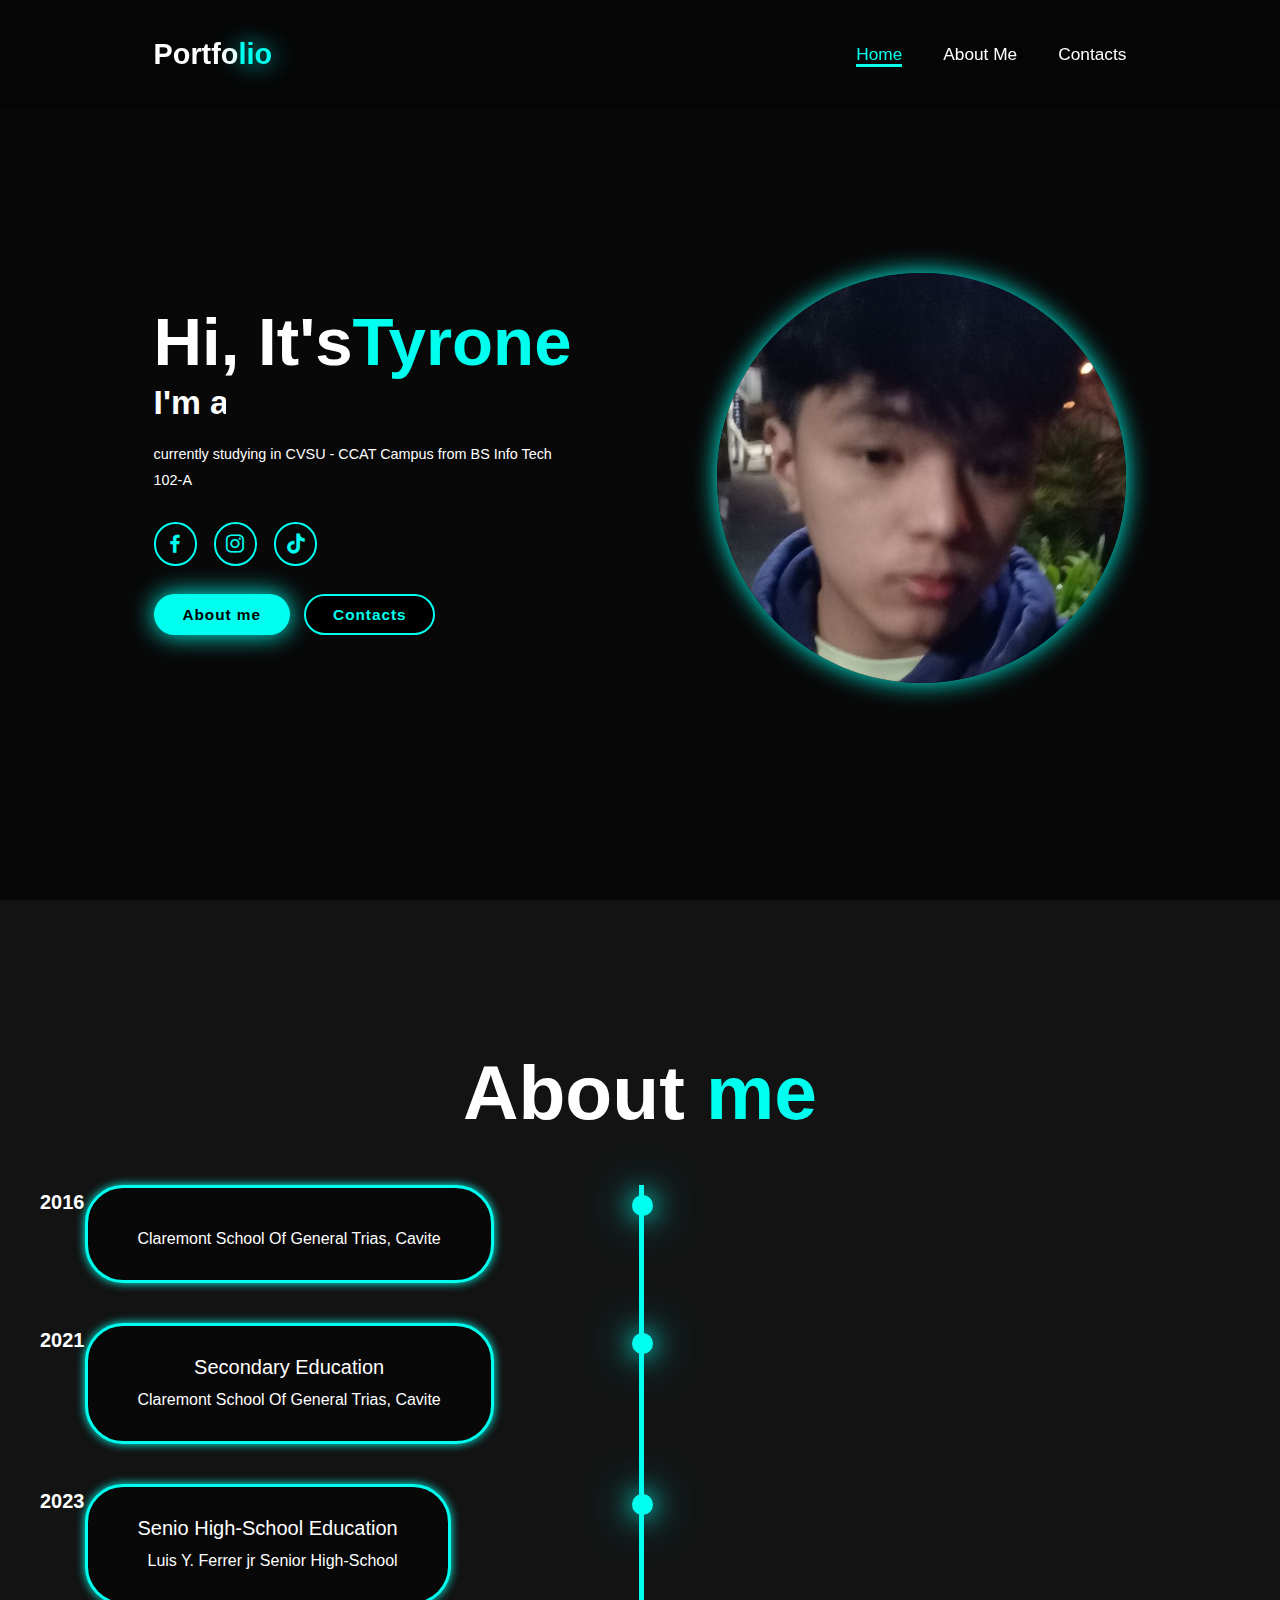
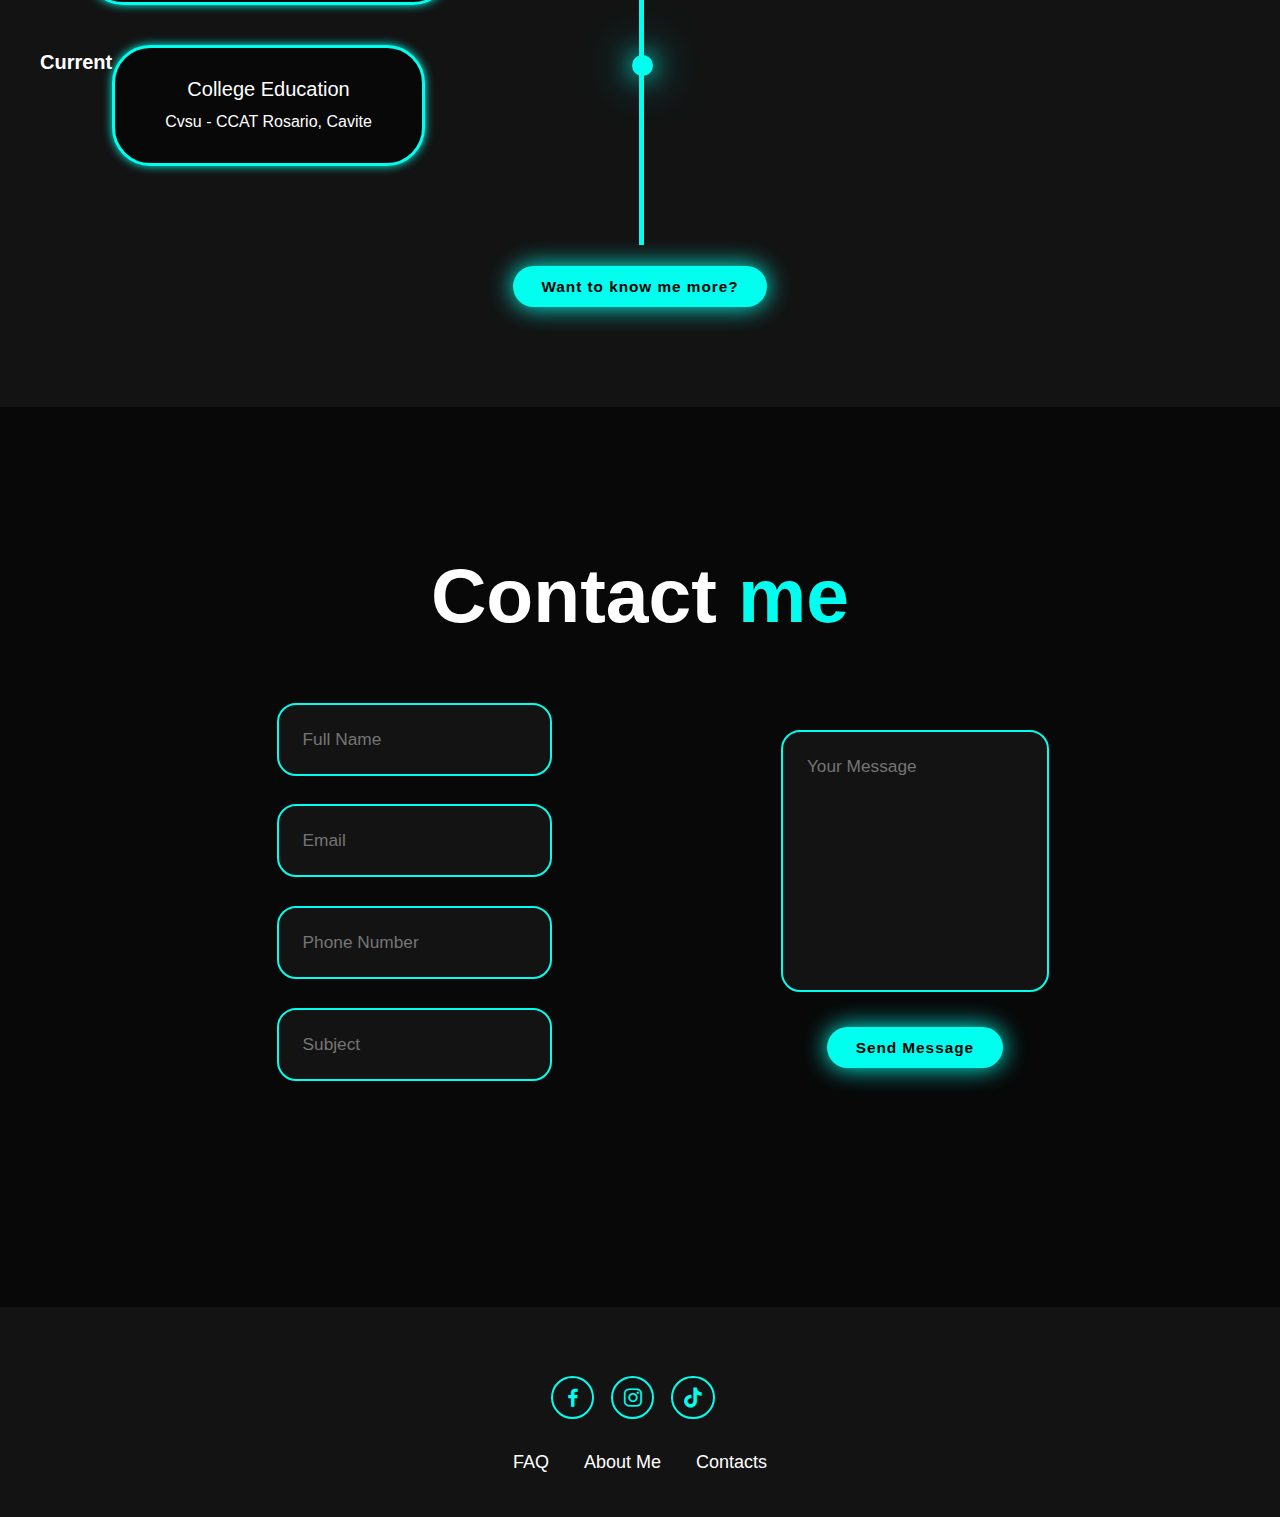
<file: index.html>
<!DOCTYPE html>
<html lang="en">
<head>
    <meta charset="UTF-8">
    <meta name="viewport";
    content="width=device-width, initial-scale=1.0">
    <title>andaya portfolio</title>
    <link rel="stylesheet" href="index.css">
    <link href='https://unpkg.com/boxicons@2.1.4/css/boxicons.min.css' rel='stylesheet'>
</head>
<body>
    
    <header class="header">
        <a href="#home" class="logo">Portfo<span>lio</span></a>

        <i class='bx bx-menu' id="menu-icon"></i>

        <nav class="navbar">
            <a href="#home" class="active">Home</a>
            <a href="#portfolio">About Me</a>
            <a href="#contacts">Contacts</a>
        </nav>
    </header>

    <section class="home" id="home">
        <div class="home-content">
            <h1>Hi, It's<span>Tyrone</span></h1>
            <h3 class="text-animation">I'm a<span></span></h3>
            <p>
                currently studying in CVSU - CCAT Campus from BS Info Tech 102-A
            </p>

            <div class="social-icons">
                <a href="https://www.facebook.com/profile.php?id=100006264465356" target="_blank"><i class='bx bxl-facebook'></i></a>
                <a href="https://www.instagram.com/hrxchi/" target="_blank"><i class='bx bxl-instagram'></i></a>
                <a href="https://www.tiktok.com/@harxch" target="_blank"><i class='bx bxl-tiktok'></i></a>
            </div>

            <div class="btn-group">
                <a href="#portfolio" class="btn">About me</a>
                <a href="#contacts" class="btn">Contacts</a>
            </div>
        </div>
        
        <div class="home-image">
            <img src="img2.jpeg" alt="">
        </div>
    </section>

    <section class="portfolio" id="portfolio">
        <h2 class="heading">About<span> me</span></h2>

        <div class="timeline-items">

            <div class="timeline-items">
                <div class="timeline-dot"></div>
                    <div class="timeline-date">2016</div>
                    <div class="timeline-content">
                        <h3>	</h3>
                        <p>Claremont School Of General Trias, Cavite</p>
                    </div>
                
            </div>

            <div class="timeline-items">   
                <div class="timeline-dot"></div>
                    <div class="timeline-date">2021</div>
                    <div class="timeline-content">
                        <h3>Secondary Education</h3>
                        <p>Claremont School Of General Trias, Cavite</p>
                    </div>
                
            </div>

            <div class="timeline-items">
                <div class="timeline-dot"></div>
                    <div class="timeline-date">2023</div>
                    <div class="timeline-content">
                        <h3>Senio High-School Education</h3>
                        <p>Luis Y. Ferrer jr Senior High-School</p>
                    </div>
                
            </div>

            <div class="timeline-items">
                <div class="timeline-dot"></div>
                    <div class="timeline-date">Current</div>
                    <div class="timeline-content">
                        <h3>College Education</h3>
                        <p>Cvsu - CCAT Rosario, Cavite</p>
                    </div>    
            </div>
        </div>
        <div class="more-info"><a href="more-Info.html" class="btn">Want to know me more?</a></div>
        
    </section>

    <section class="contacts" id="contacts">
        <h2 class="heading">Contact<span> me</span></h2>

        <form action="">
            <div class="input-group">
                <div class="input-box">
                    <input type="text" placeholder="Full Name">
                    <input type="Email" placeholder="Email">
                </div>
                <div class="input-box">
                    <input type="Number" placeholder="Phone Number">
                    <input type="text" placeholder="Subject">
                </div>
            </div>

            <div class="input-group-2">
                <textarea name="" id="" cols="" rows="10" placeholder="Your Message"></textarea>
                <input type="submit" value="Send Message" class="btn">
            </div>
        </form>
    </section>

    <footer class="footer">
        <div class="social-icons">
            <p align ="center"><a href="https://www.facebook.com/profile.php?id=100006264465356" target="_blank"><i class='bx bxl-facebook'></i></a>

            <a href="https://www.instagram.com/hrxchi/" target="_blank"><i class='bx bxl-instagram'></i></a>

            <a href="https://www.tiktok.com/@harxch" target="_blank"><i class='bx bxl-tiktok'></i></a>
        </div></p>

        <ul class="list">
            <li>
                <a href="#home">FAQ</a>
            </li>

            <li>
                <a href="#portfolio">About Me</a>
            </li>

            <li>
                <a href="#contacts">Contacts</a>
            </li>
        </ul>

    </footer>

    <script src="script.js"></script>
</body>
</html>
</file>
<file: index.css>
*{
    margin: 0;
    padding: 0;
    box-sizing: border-box;
    text-decoration: none;
    border: none;
    outline: none;
    scroll-behavior: smooth;    
    font-family: 'Poppins', sans-serif;
}

:root {
    --bg-color: #081b29;
    --second-bg-color: #112e42;
    --text-color: #ededed;
    --main-color: #00abf0;
}

html{
    font-size: 62.5%;
    overflow-x: hidden  ;
}

body{
    background: var(--bg-color);
    color: var(--text-color);
}

* {
    margin: 0;
    padding: 0;
    box-sizing: border-box;
    text-decoration: none;
    border: none;
    outline: none;
    scroll-behavior: smooth;
    font-family: "Poppins", sans-serif;
}
:root{
    --bg-color: #080808;
    --second-bg-color: #131313;
    --text-color: white;
    --main-color: #00ffee;
}

html{
font-size: 60%;
overflow-x: hidden;

}

body{
    background-color: var(--bg-color);
    color: var(--text-color);
}

.header{
    position: fixed;
    top: 0;
    left: 0;
    width: 100%;
    padding: 4rem 12% 4rem;
    background: rgba(0, 0, 0, 0.3);
    backdrop-filter: blur(10px);
    display: flex;
    justify-content: space-between;
    align-items: center;
    z-index: 5;
}
.logo{
    font-size: 3rem;
    color: var(--text-color);
    font-weight: 800;
    cursor: pointer;
    transition: 0.3s ease;
}
.logo:hover{
    transform: scale(1.1);
}
.logo span{
    text-shadow: 0 0 25px var(--main-color);
}
.navbar a{
    font-size: 1.8rem;
    color: var(--text-color);
    margin-left: 4rem;
    font-weight: 500;
    transition: 0.3s ease;
    border-bottom: 3px solid transparent;
}
.navbar a:hover,
.navbar a.active{
    color: var(--main-color);
    border-bottom: 3px solid var(--main-color);
}
#menu-icon{
    font-size: 3.6rem;
    color: var(--main-color);
    display: none;
}

section{
    min-height: 100vh;
    padding: 10rem 12% 10rem;
}
.home{
    display: flex;
    align-items: center;
    justify-content: center;
    gap: 15rem;
}
.home-content{
    display: flex;
    flex-direction: column;
    align-items: baseline;
    text-align: left;
    justify-content: center;
    margin-top: 3rem;
}
span{
    color: var(--main-color);
}
.logo-span{
    color: var(--main-color);
}
.home-content h3{
    margin-bottom: 2rem; 
    margin-top: 1rem;   
    font-size: 3.5rem;
}
.home-content h1{
    font-size: 7rem;
    font-weight: 700;
    margin-top: 1.5rem;
    line-height: 1;
}
.home-image{
    border-radius: 50%;
}
.home-image img{
    position: relative;
    top: 3rem;
    width: 32vw;
    border-radius: 50%;
    box-shadow: 0 0 25px var(--main-color);
    cursor: pointer;
    transition: 0.4s ease-in-out;
}
.home-image img:hover{
    box-shadow: 0 0 25px var(--main-color),
                0 0 50px var(--main-color),
                0 0 100px var(--main-color);
}
.home-content p{
    font-size: 1.5rem;
    font-weight: 500;
    line-height: 1.8;
    max-width: 1000px;
}
.social-icons a{
    display: inline-flex;
    justify-content: center;
    align-items: center;
    width: 4.5rem;
    height: 4.5rem;
    background: transparent;
    border: 2px solid var(--main-color);
    font-size: 2.5rem;
    border-radius: 50%;
    color: var(--main-color);
    margin: 3rem 1.5rem 3rem 0;
    transition: 0.3s ease-in-out;
}
.social-icons a:hover{
    color: var(--text-color);
    transform: scale(1.3)translateY(-5px);
    box-shadow: 0 0 25px var(--main-color);
    background-color: var(--main-color);
}
.btn{
    display: inline-block;
    padding: 1rem 2.8rem;
    background: var(--main-color);
    box-shadow: 0 0 25px var(--main-color);
    border-radius: 4rem;
    font-size: 1.6rem;
    color: black;
    border: 2px solid transparent;
    letter-spacing: 0.1rem;
    font-weight: 600;
    transition: 0.3s ease-in-out;
    cursor: pointer;
}
.btn:hover{
    transform: scale(1.05);
    box-shadow: 0 0 50px var(--main-color);
}
.btn-group{
    display: flex;
    align-items: center;
    gap: 1.5rem;
}
.btn-group a:nth-of-type(2){
    background-color: black;
    color: var(--main-color);
    border: 2px solid var(--main-color);
    box-shadow: 0 0 25px transparent;
}
.btn-group a:nth-of-type(2):hover{
    box-shadow: 0 0 25px var(--main-color);
    background-color: var(--main-color);
    color: black;
}
.text-animation{
    font-size: 34px;
    font-weight: 600;
    min-width: 280px;
}
.text-animation span{
    position: relative;
}
.text-animation span::before{
    content: " 1st year";
    color: var(--main-color);
    animation: words 20s infinite;
}
.text-animation span::after{
    content: "";
    background-color: var(--bg-color);
    position: absolute;
    width: calc(100% + 8px);
    height: 100%;
    border-left: 3px solid var(--bg-color);
    right: -8px;
    animation: cursor 0.6s infinite, typing 20s steps(14)infinite;
}
@keyframes cursor{
    to{
        border-left: 2px solid var(--main-color);
    }
}
@keyframes words{
    0%,
    20%{
        content:" Fronted Designer";
    }
    21%,
    40%{
        content:" Web Designer";
    }
    41%,
    60%{
        content:" UI / UX Designer";
    }
    61%,
    80%{
        content:" Web Developer";
    }
    81%,
    100%{
        content:" Software Tester"; 
    }
}
@keyframes typing{
    10%,
    15%,
    30%,
    35%,
    50%,
    55%,
    70%,
    75%,
    90%,
    95%{
        width: 0;
    }
    5%,
    20%,
    25%,
    40%,
    45%,
    60%,
    65%,
    80%,
    85%{
        width: calc(100 + 8px);
    }
}
.heading{
    font-size: 8rem;
    text-align: center;
    margin: 5rem 0;
}
.portfolio{
    padding: 100px 15px;
    background: var(--second-bg-color);
}
.portfolio h2{
    margin-bottom: 5rem;
}
.timeline-items{
    max-width: 1200px;
    
    margin: auto;
    text-align: center  ;
    display: flex;
    flex-wrap: wrap;
    position: relative;
}

.more-info {
    margin-top: 100px;
    text-align: center;
}

.timeline-items::before{
    content: "";
    position: absolute;
    width: 5px;
    height: 200px;
    background-color: var(--main-color);
    left: calc(50% - 1px);
}
.timeline-items{
    margin-bottom: 40px;
    width: 100%;
    position: relative;
}
.timeline-items:last-child{
    margin-bottom: 0;
}
.timeline-items:nth-child(odd){
    padding-right: calc(50% + 30px);
    text-align: right;
}
/*.timeline-items:nth-child(even){
    padding-left: calc( 50% + 30px);
    text-align: left;*/

.timeline-dot{
    height: 21px;
    width: 21px;
    background-color: var(--main-color);
    box-shadow: 0 0 25px var(--main-color),
                0 0 50px var(--main-color);
    position: absolute;
    left: calc(50% - 8px);
    border-radius: 50%;
    top: 10px;
}
.timeline-date{
    font-size: 20px;
    font-weight: 800;
    color:white;
    margin: 6px 0 15px;
}
.timeline-content{
    background-color: var(--bg-color);
    border: 3px solid var(--main-color);
    padding: 30px 50px;
    border-radius: 4rem;
    box-shadow: 0 0 10px var(--main-color);
    cursor: pointer;
    transition: 0.3s ease-in-out;
}
.timeline-content:hover{
    transform: scale(1.05);
    box-shadow: 0 0 25px var(--main-color);
}
.timeline-content h3{
    font-size: 20px;
    color: white;
    margin: 0 0 10px;
    font-weight: 500;
}
.timeline-content p{
    color: white;
    font-size: 16px;
    font-weight: 300;
    line-height: 22px;
}
::-webkit-scrollbar{
    width: 15px;
}
::-webkit-scrollbar-thumb{
    background-color: var(--main-color);
}
::-webkit-scrollbar-track{
    background-color: var(--bg-color);
    width: 50px;
}

.contacts{
    background-color: var(--bg-color);
}

.contacts h2{
    margin-bottom: 3rem;
    color: white;
}
.contacts form{
    display: flex;
    align-items: center;
    justify-content: center;
    gap: 3rem;
    margin: 5rem auto;
    text-align: center  ;
}
.contacts form .input-box{
    display: flex;
    justify-content: center;
    flex-wrap: wrap;
}
.contacts form .input-box input,
.contacts form textarea{
    width: 100;
    padding: 2.5rem;
    font-size: 1.8rem;
    color: var(--text-color);
    background: var(--second-bg-color);
    border-radius: 2rem;
    border: 2px solid var(--main-color);
    margin: 1.5rem 0;
    resize: none;
}
.contacts form .btn{
    margin-top: 2rem;
}
.footer{
    position: relative;
    bottom: 0;
    width: 100%;
    padding: 40px 0;
    background-color: var(--second-bg-color);
}
.footer .social{
    text-align: center;
    padding-bottom: 25px;
    color: var(--main-color);
}
.footer .social a{
    font-size: 25px;
    color: var(--main-color);
    border: 2px solid var(--main-color);
    width: 42px;
    height: 42px;
    line-height: 42px;
    display: inline-block;
    text-align: center;
    border-radius: 50%;
    margin: 0 10px;
    transition: 0.3 ease-in-out;
}
.footer .social a:hover{
    transform: scale(1.2) translateY(-10px);
    background-color: var(--main-color);
    color: black;
    box-shadow: 0 0 25px var(--main-color);
}
.footer ul{
    margin-top: 0;
    padding: 0;
    font-size: 18px;
    line-height: 1.6;
    margin-bottom: 0;
    text-align: center;
}
.footer ul li a{
    color: white;
    border-bottom: 3px solid transparent;
    transition: 0.3s ease-in-out;
}
.footer ul li a:hover{
    border-bottom: 3px solid var(--main-color);
}
.footer ul li{
    display: inline-block;
    padding: 0 15px;
}
.footer .copyright{
    margin-top: 50px;
    text-align: center;
    font-size: 16px;
    color: white;
}
</file>
